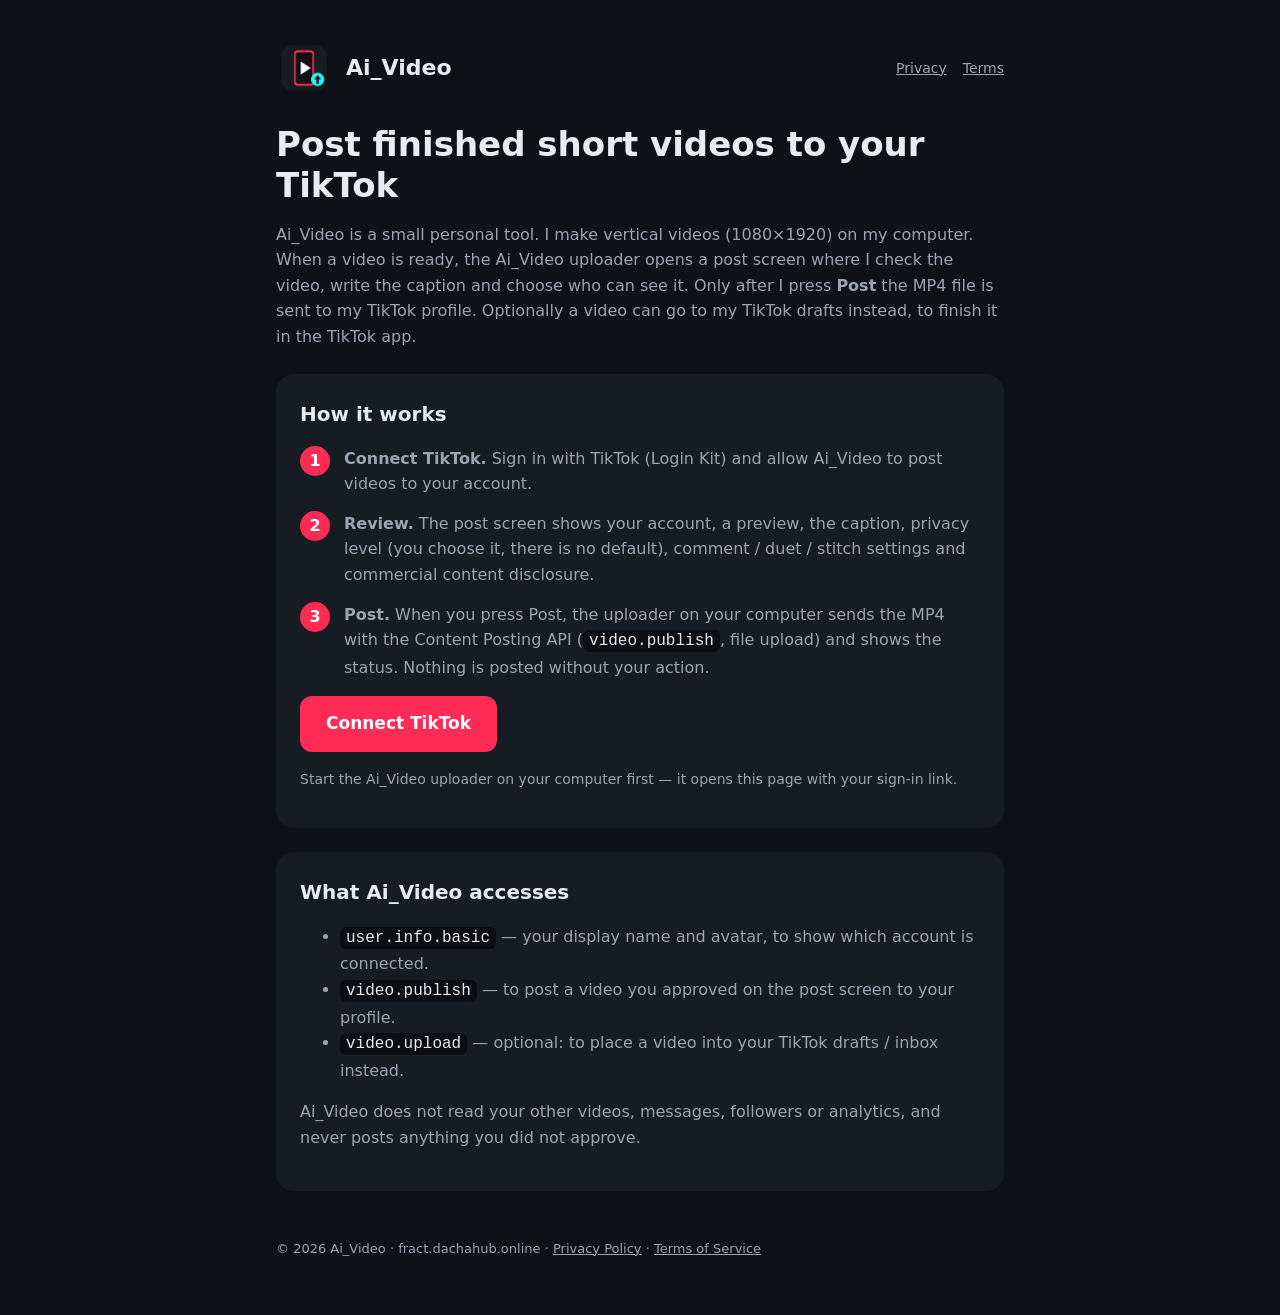
<file: index.html>
<!doctype html>
<html lang="en">
<head>
<meta charset="utf-8">
<meta name="viewport" content="width=device-width, initial-scale=1">
<title>Ai_Video — post my videos to TikTok</title>
<meta name="description" content="Ai_Video posts short vertical videos made on my computer to my own TikTok account.">
<link rel="icon" href="/icon.png">
<link rel="stylesheet" href="/style.css">
</head>
<body>
<main>
  <header>
    <img src="/icon.png" alt="Ai_Video">
    <a class="brand" href="/">Ai_Video</a>
    <nav><a href="/privacy/">Privacy</a><a href="/terms/">Terms</a></nav>
  </header>

  <h1>Post finished short videos to your TikTok</h1>
  <p>Ai_Video is a small personal tool. I make vertical videos (1080×1920) on my computer.
     When a video is ready, the Ai_Video uploader opens a post screen where I check the video, write the caption
     and choose who can see it. Only after I press <b>Post</b> the MP4 file is sent to my TikTok profile.
     Optionally a video can go to my TikTok drafts instead, to finish it in the TikTok app.</p>

  <div class="card">
    <h2 style="margin-top:0">How it works</h2>
    <ol class="steps">
      <li><b>Connect TikTok.</b> Sign in with TikTok (Login Kit) and allow Ai_Video to post videos to your account.</li>
      <li><b>Review.</b> The post screen shows your account, a preview, the caption, privacy level (you choose it, there is no default), comment / duet / stitch settings and commercial content disclosure.</li>
      <li><b>Post.</b> When you press Post, the uploader on your computer sends the MP4 with the Content Posting API (<code>video.publish</code>, file upload) and shows the status. Nothing is posted without your action.</li>
    </ol>
    <p><a class="btn" id="connect" href="#">Connect TikTok</a></p>
    <p id="hint" style="font-size:14px">Start the Ai_Video uploader on your computer first — it opens this page with your sign-in link.</p>
  </div>

  <div class="card">
    <h2 style="margin-top:0">What Ai_Video accesses</h2>
    <ul>
      <li><code>user.info.basic</code> — your display name and avatar, to show which account is connected.</li>
      <li><code>video.publish</code> — to post a video you approved on the post screen to your profile.</li>
      <li><code>video.upload</code> — optional: to place a video into your TikTok drafts / inbox instead.</li>
    </ul>
    <p>Ai_Video does not read your other videos, messages, followers or analytics, and never posts anything you did not approve.</p>
  </div>

  <footer>© 2026 Ai_Video · fract.dachahub.online · <a href="/privacy/">Privacy Policy</a> · <a href="/terms/">Terms of Service</a></footer>
</main>
<script>
  // Загрузчик открывает эту страницу как /?auth=<ссылка входа TikTok>; кнопка ведёт по ней.
  const auth = new URLSearchParams(location.search).get("auth");
  const btn = document.getElementById("connect"), hint = document.getElementById("hint");
  if (auth && auth.startsWith("https://www.tiktok.com/")) { btn.href = auth; hint.textContent = "You will be redirected to TikTok to sign in."; }
  else btn.addEventListener("click", (e) => { e.preventDefault(); hint.innerHTML = "<span class='err'>Start the Ai_Video uploader on your computer — it opens this page with your sign-in link.</span>"; });
</script>
</body>
</html>
</file>
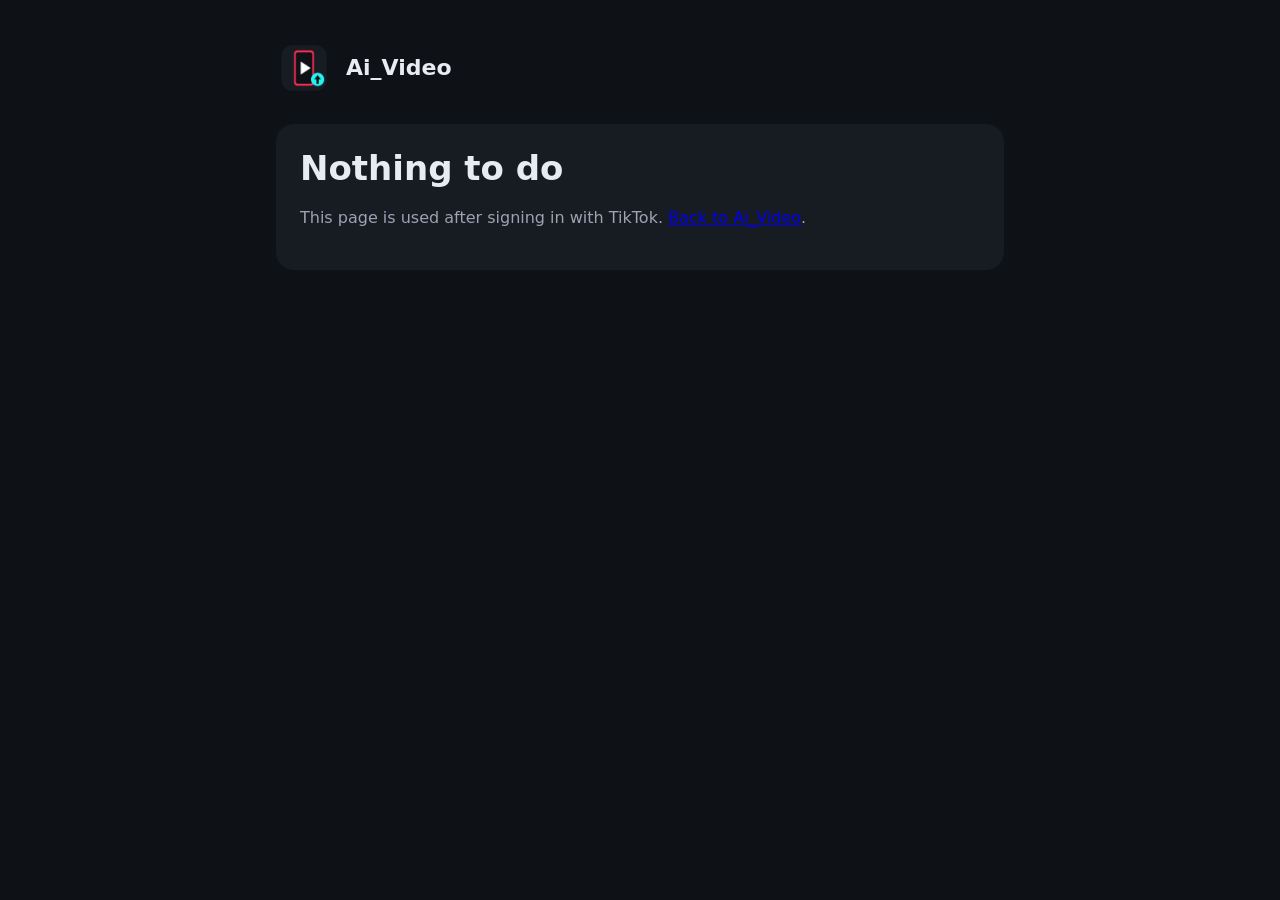
<file: callback/index.html>
<!doctype html>
<html lang="en">
<head>
<meta charset="utf-8">
<meta name="viewport" content="width=device-width, initial-scale=1">
<title>Ai_Video — connecting TikTok</title>
<link rel="icon" href="/icon.png">
<link rel="stylesheet" href="/style.css">
</head>
<body>
<main>
  <header><img src="/icon.png" alt="Ai_Video"><a class="brand" href="/">Ai_Video</a></header>
  <div class="card">
    <h1 id="title">Connecting TikTok…</h1>
    <p id="msg">Passing the authorization to the Ai_Video uploader on this computer.</p>
  </div>
</main>
<script>
  // TikTok возвращает сюда ?code=…&state=…  Код передаётся загрузчику на этом же ПК (127.0.0.1),
  // секрет приложения и токены остаются только на компьютере — на сервер ничего не уходит.
  const q = new URLSearchParams(location.search);
  const title = document.getElementById("title"), msg = document.getElementById("msg");
  if (q.get("error")) {
    title.innerHTML = "<span class='err'>Not connected</span>";
    msg.textContent = "TikTok returned: " + (q.get("error_description") || q.get("error"));
  } else if (q.get("code")) {
    const port = (q.get("state") || "").split("-")[0];
    const local = "http://127.0.0.1:" + (/^\d{4,5}$/.test(port) ? port : "8765") + "/callback" + location.search;
    msg.innerHTML = "Redirecting to the uploader… If nothing happens, make sure it is running and <a href='" + local + "'>click here</a>.";
    location.replace(local);
  } else {
    title.textContent = "Nothing to do";
    msg.innerHTML = "This page is used after signing in with TikTok. <a href='/'>Back to Ai_Video</a>.";
  }
</script>
</body>
</html>
</file>
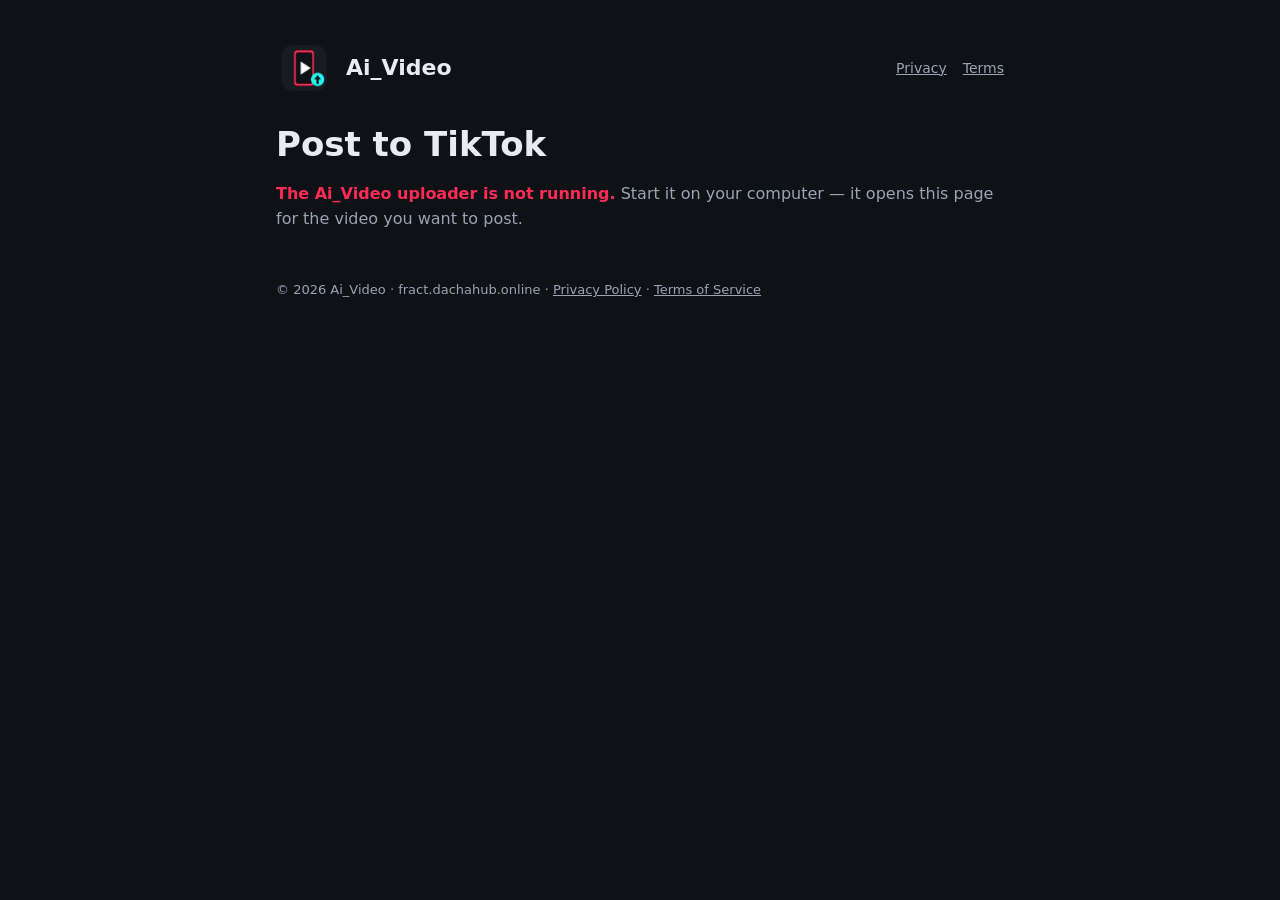
<file: post/index.html>
<!doctype html>
<html lang="en">
<head>
<meta charset="utf-8">
<meta name="viewport" content="width=device-width, initial-scale=1">
<title>Ai_Video — post to TikTok</title>
<link rel="icon" href="/icon.png">
<link rel="stylesheet" href="/style.css">
<style>
  .grid { display: grid; grid-template-columns: 220px 1fr; gap: 24px; align-items: start; }
  @media (max-width: 640px) { .grid { grid-template-columns: 1fr; } }
  video { width: 100%; border-radius: 14px; background: #000; aspect-ratio: 9/16; }
  .who { display: flex; align-items: center; gap: 12px; margin-bottom: 16px; }
  .who img { width: 44px; height: 44px; border-radius: 50%; background: #333; }
  .who b { color: var(--text); }
  label.f { display: block; font-weight: 700; margin: 16px 0 6px; color: var(--text); }
  textarea, select { width: 100%; background: #0b0d11; color: var(--text); border: 1px solid #2a3140; border-radius: 10px; padding: 10px; font: inherit; }
  textarea { min-height: 90px; resize: vertical; }
  .row { display: flex; flex-wrap: wrap; gap: 18px; color: var(--muted); }
  .row label { display: flex; align-items: center; gap: 6px; cursor: pointer; }
  .row label.off { opacity: .45; cursor: not-allowed; }
  .sub { margin: 8px 0 0 26px; }
  .hint { font-size: 14px; color: var(--muted); margin: 6px 0 0; }
  button.btn { border: 0; cursor: pointer; margin-top: 20px; }
  button.btn:disabled { opacity: .4; cursor: not-allowed; }
  #log { font-size: 14px; white-space: pre-line; }
  a { color: var(--text); }
  [hidden] { display: none !important; }
</style>
</head>
<body>
<main>
  <header><img src="/icon.png" alt="Ai_Video"><a class="brand" href="/">Ai_Video</a>
    <nav><a href="/privacy/">Privacy</a><a href="/terms/">Terms</a></nav></header>

  <h1>Post to TikTok</h1>
  <p id="state">Connecting to the Ai_Video uploader on this computer…</p>

  <div class="card" id="form" hidden>
    <div class="who"><img id="avatar" alt=""><div>Posting as <b id="nick"></b><br><span class="hint" id="limits"></span></div></div>
    <div class="grid">
      <div><video id="preview" controls playsinline muted></video><p class="hint" id="file"></p></div>
      <div>
        <label class="f" for="title">Caption</label>
        <textarea id="title" maxlength="2200" placeholder="Write a caption, #hashtags"></textarea>

        <label class="f" for="privacy">Who can view this video</label>
        <select id="privacy"><option value="" selected disabled>Select privacy level</option></select>

        <label class="f">Allow users to</label>
        <div class="row">
          <label id="l-comment"><input type="checkbox" id="comment"> Comment</label>
          <label id="l-duet"><input type="checkbox" id="duet"> Duet</label>
          <label id="l-stitch"><input type="checkbox" id="stitch"> Stitch</label>
        </div>

        <label class="f">Content labels</label>
        <div class="row"><label><input type="checkbox" id="aigc" checked> AI-generated content</label></div>

        <label class="f">Disclose video content</label>
        <div class="row"><label><input type="checkbox" id="commercial"> This video promotes a brand, product or service</label></div>
        <div class="sub" id="brands" hidden>
          <div class="row"><label><input type="checkbox" id="organic"> Your brand</label></div>
          <p class="hint">You are promoting yourself or your own business.</p>
          <div class="row"><label><input type="checkbox" id="branded"> Branded content</label></div>
          <p class="hint">You are promoting another brand or a third party.</p>
          <p class="hint" id="label-note"></p>
        </div>

        <p class="hint" id="consent"></p>
        <button class="btn" id="post" disabled>Post</button>
        <p class="hint" id="why"></p>
      </div>
    </div>
  </div>

  <div class="card" id="progress" hidden><h2 style="margin-top:0" id="ptitle">Posting…</h2><p id="log"></p>
    <a class="btn" id="profile" href="https://www.tiktok.com/" target="_blank" rel="noopener" hidden>Open my TikTok profile</a>
    <p class="hint" id="phint" hidden>Videos with “Only me” privacy are visible only to you: open your profile while signed in, they are marked with a lock.</p></div>

  <footer>© 2026 Ai_Video · fract.dachahub.online · <a href="/privacy/">Privacy Policy</a> · <a href="/terms/">Terms of Service</a></footer>
</main>
<script>
  // Страница работает только вместе с загрузчиком на этом ПК (tiktok.py post): он открывает её как
  // /post/?port=8765&key=…, отдаёт данные аккаунта и превью с 127.0.0.1 и сам отправляет видео в TikTok.
  const q = new URLSearchParams(location.search);
  const port = /^\d{4,5}$/.test(q.get("port") || "") ? q.get("port") : "8765";
  const key = q.get("key") || "";
  const local = (p) => `http://127.0.0.1:${port}${p}${p.includes("?") ? "&" : "?"}key=${encodeURIComponent(key)}`;
  const $ = (id) => document.getElementById(id);
  const NAMES = { PUBLIC_TO_EVERYONE: "Everyone", MUTUAL_FOLLOW_FRIENDS: "Friends", FOLLOWER_OF_CREATOR: "Followers", SELF_ONLY: "Only me" };
  const MUSIC = '<a href="https://www.tiktok.com/legal/page/global/music-usage-confirmation/en" target="_blank" rel="noopener">Music Usage Confirmation</a>';
  const BC = '<a href="https://www.tiktok.com/legal/page/global/bc-policy/en" target="_blank" rel="noopener">Branded Content Policy</a>';
  let creator = null, tooLong = false;

  function setInteraction(id, disabled) {
    $(id).disabled = disabled; $("l-" + id).classList.toggle("off", disabled);
    if (disabled) { $(id).checked = false; $("l-" + id).title = "Turned off in your TikTok settings"; }
  }

  function refresh() {
    const com = $("commercial").checked, org = $("organic").checked, br = $("branded").checked;
    $("brands").hidden = !com;
    const self = [...$("privacy").options].find(o => o.value === "SELF_ONLY");
    if (self) {
      self.disabled = com && br;
      self.textContent = NAMES.SELF_ONLY + (self.disabled ? " (branded content cannot be private)" : "");
      if (self.disabled && $("privacy").value === "SELF_ONLY") $("privacy").value = "";
    }
    $("label-note").textContent = !com ? "" : br ? "Your video will be labeled as \"Paid partnership\"."
      : org ? "Your video will be labeled as \"Promotional content\"." : "";
    $("consent").innerHTML = "By posting, you agree to TikTok's " + (com && br ? BC + " and " : "") + MUSIC + ".";
    let why = "";
    if (tooLong) why = "This video is longer than your account allows.";
    else if (!$("privacy").value) why = "Select who can view this video.";
    else if (com && !org && !br) why = "You need to indicate if your content promotes yourself, a third party, or both.";
    $("why").textContent = why;
    $("post").disabled = !!why;
  }

  async function start() {
    let info;
    try { info = await (await fetch(local("/api/info"))).json(); }
    catch (e) {
      $("state").innerHTML = "<span class='err'>The Ai_Video uploader is not running.</span> Start it on your computer — it opens this page for the video you want to post.";
      return;
    }
    creator = info.creator;
    if (creator.error) {
      $("state").innerHTML = "<span class='err'>TikTok does not allow posting right now:</span> " + (creator.error.message || creator.error.code) + ". Please try again later.";
      return;
    }
    $("state").textContent = "Review the video and choose how it is posted. Nothing is posted until you press Post.";
    $("avatar").src = creator.creator_avatar_url || "";
    $("nick").textContent = (creator.creator_nickname || "") + (creator.creator_username ? " (@" + creator.creator_username + ")" : "");
    $("limits").textContent = creator.max_video_post_duration_sec ? `Videos up to ${creator.max_video_post_duration_sec} s` : "";
    $("file").textContent = info.file + (info.duration ? ` · ${Math.round(info.duration)} s` : "");
    tooLong = !!(info.duration && creator.max_video_post_duration_sec && info.duration > creator.max_video_post_duration_sec);
    $("preview").src = local("/video");
    for (const v of creator.privacy_level_options || []) {
      const o = document.createElement("option"); o.value = v; o.textContent = NAMES[v] || v; $("privacy").append(o);
    }
    setInteraction("comment", !!creator.comment_disabled);
    setInteraction("duet", !!creator.duet_disabled);
    setInteraction("stitch", !!creator.stitch_disabled);
    $("form").hidden = false;
    refresh();
  }

  ["privacy", "commercial", "organic", "branded"].forEach(id => $(id).addEventListener("change", refresh));

  $("post").addEventListener("click", async () => {
    $("post").disabled = true;
    const body = { title: $("title").value, privacy_level: $("privacy").value,
      allow_comment: $("comment").checked, allow_duet: $("duet").checked, allow_stitch: $("stitch").checked,
      is_aigc: $("aigc").checked, brand_content: $("commercial").checked && $("branded").checked,
      brand_organic: $("commercial").checked && $("organic").checked };
    const r = await fetch(local("/api/post"), { method: "POST", headers: { "Content-Type": "application/json" }, body: JSON.stringify(body) });
    const j = await r.json().catch(() => ({}));
    if (!r.ok) { $("why").innerHTML = "<span class='err'>" + (j.error || "Could not start posting") + "</span>"; $("post").disabled = false; return; }
    $("form").hidden = true; $("progress").hidden = false;
    $("state").textContent = "Your video is being uploaded to TikTok.";
    const poll = setInterval(async () => {
      let s; try { s = await (await fetch(local("/api/status"))).json(); } catch (e) { return; }
      // журнал загрузчика по-русски → короткие английские строки для экрана
      const STAT = { PROCESSING_UPLOAD: "TikTok is processing the video…", PROCESSING_DOWNLOAD: "TikTok is processing the video…",
        PUBLISH_COMPLETE: "Published.", FAILED: "Failed." };
      $("log").textContent = [...new Set(s.log.map(l => l.startsWith("статус: ") ? (STAT[l.slice(8)] || "Status: " + l.slice(8))
        : l.startsWith("загружаю") ? "Uploading the video file…" : ""))].filter(Boolean).join("\n");
      if (s.phase !== "done") return;
      clearInterval(poll);
      const st = s.result || {};
      if (st.status === "PUBLISH_COMPLETE") {
        $("ptitle").innerHTML = "<span class='ok'>Posted</span>";
        $("state").textContent = "Done. It may take a few minutes for the video to appear on your profile.";
        const id = (st.publicaly_available_post_id || [])[0];
        if (creator.creator_username) $("profile").href = "https://www.tiktok.com/@" + creator.creator_username + (id ? "/video/" + id : "");
        $("profile").hidden = false;
        $("phint").hidden = $("privacy").value !== "SELF_ONLY";
      } else if (st.status === "FAILED") {
        $("ptitle").innerHTML = "<span class='err'>Not posted</span>";
        $("state").textContent = "TikTok returned: " + (st.fail_reason || "unknown error");
      } else {
        $("ptitle").textContent = "Processing";
        $("state").textContent = "TikTok is still processing the video. It will appear on your profile in a few minutes.";
      }
    }, 2000);
  });

  start();
</script>
</body>
</html>
</file>
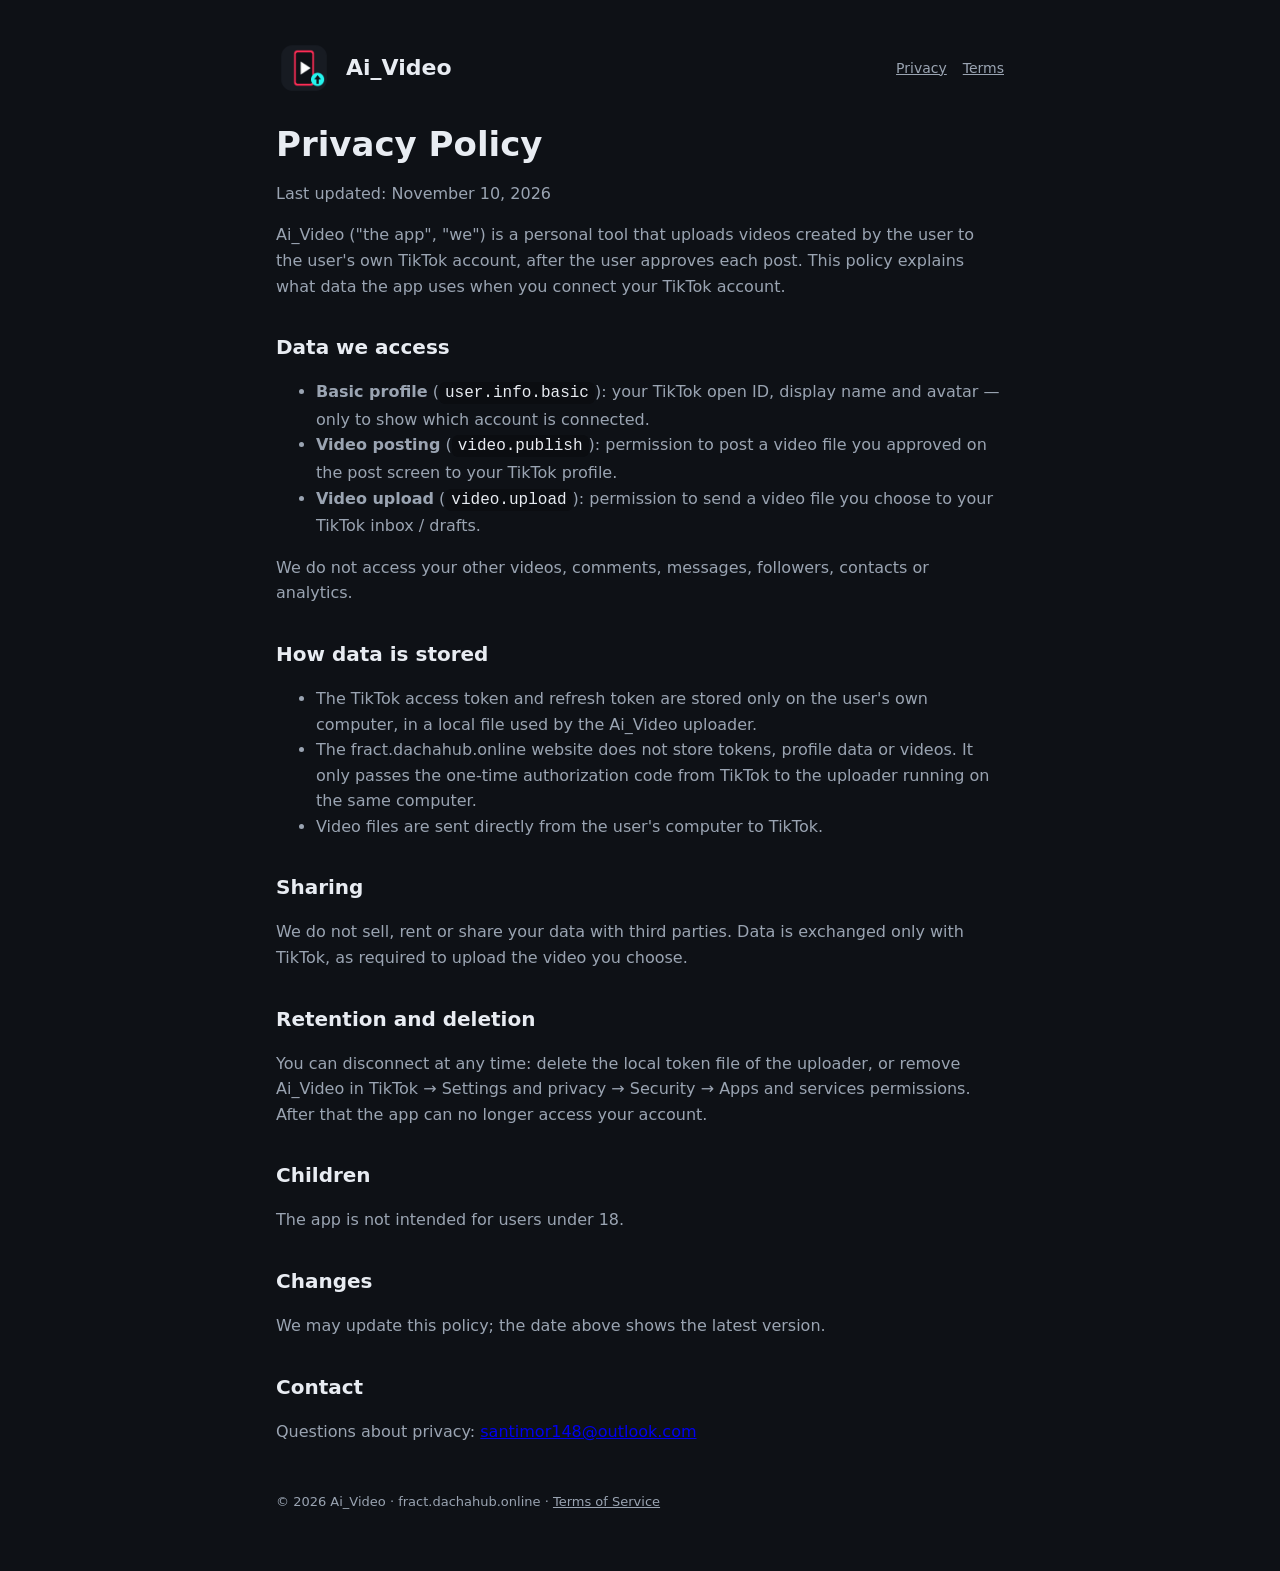
<file: privacy/index.html>
<!doctype html>
<html lang="en">
<head>
<meta charset="utf-8">
<meta name="viewport" content="width=device-width, initial-scale=1">
<title>Ai_Video — Privacy Policy</title>
<link rel="icon" href="/icon.png">
<link rel="stylesheet" href="/style.css">
</head>
<body>
<main>
  <header><img src="/icon.png" alt="Ai_Video"><a class="brand" href="/">Ai_Video</a><nav><a href="/privacy/">Privacy</a><a href="/terms/">Terms</a></nav></header>
  <h1>Privacy Policy</h1>
  <p>Last updated: November 10, 2026</p>

  <p>Ai_Video ("the app", "we") is a personal tool that uploads videos created by the user to the user's own TikTok account, after the user approves each post.
     This policy explains what data the app uses when you connect your TikTok account.</p>

  <h2>Data we access</h2>
  <ul>
    <li><b>Basic profile</b> (<code>user.info.basic</code>): your TikTok open ID, display name and avatar — only to show which account is connected.</li>
    <li><b>Video posting</b> (<code>video.publish</code>): permission to post a video file you approved on the post screen to your TikTok profile.</li>
    <li><b>Video upload</b> (<code>video.upload</code>): permission to send a video file you choose to your TikTok inbox / drafts.</li>
  </ul>
  <p>We do not access your other videos, comments, messages, followers, contacts or analytics.</p>

  <h2>How data is stored</h2>
  <ul>
    <li>The TikTok access token and refresh token are stored only on the user's own computer, in a local file used by the Ai_Video uploader.</li>
    <li>The fract.dachahub.online website does not store tokens, profile data or videos. It only passes the one-time authorization code from TikTok to the uploader running on the same computer.</li>
    <li>Video files are sent directly from the user's computer to TikTok.</li>
  </ul>

  <h2>Sharing</h2>
  <p>We do not sell, rent or share your data with third parties. Data is exchanged only with TikTok, as required to upload the video you choose.</p>

  <h2>Retention and deletion</h2>
  <p>You can disconnect at any time: delete the local token file of the uploader, or remove Ai_Video in TikTok → Settings and privacy → Security → Apps and services permissions.
     After that the app can no longer access your account.</p>

  <h2>Children</h2>
  <p>The app is not intended for users under 18.</p>

  <h2>Changes</h2>
  <p>We may update this policy; the date above shows the latest version.</p>

  <h2>Contact</h2>
  <p>Questions about privacy: <a href="mailto:santimor148@outlook.com">santimor148@outlook.com</a></p>

  <footer>© 2026 Ai_Video · fract.dachahub.online · <a href="/terms/">Terms of Service</a></footer>
</main>
</body>
</html>
</file>
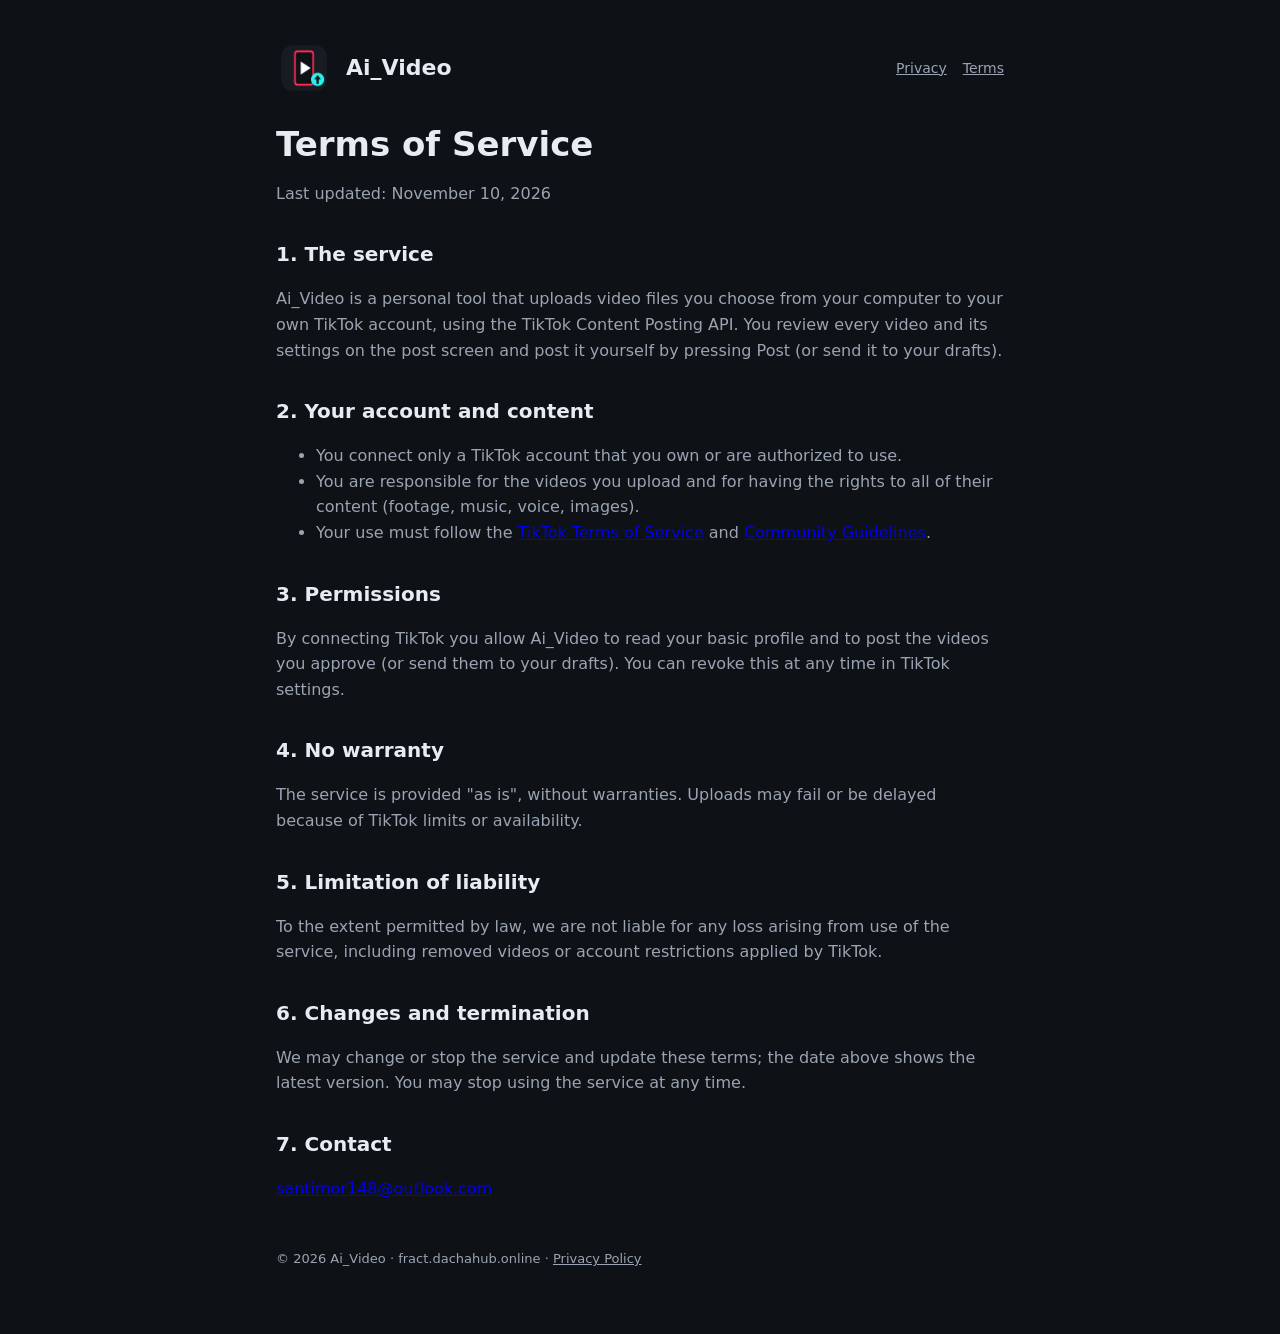
<file: terms/index.html>
<!doctype html>
<html lang="en">
<head>
<meta charset="utf-8">
<meta name="viewport" content="width=device-width, initial-scale=1">
<title>Ai_Video — Terms of Service</title>
<link rel="icon" href="/icon.png">
<link rel="stylesheet" href="/style.css">
</head>
<body>
<main>
  <header><img src="/icon.png" alt="Ai_Video"><a class="brand" href="/">Ai_Video</a><nav><a href="/privacy/">Privacy</a><a href="/terms/">Terms</a></nav></header>
  <h1>Terms of Service</h1>
  <p>Last updated: November 10, 2026</p>

  <h2>1. The service</h2>
  <p>Ai_Video is a personal tool that uploads video files you choose from your computer to your own TikTok account, using the TikTok Content Posting API.
     You review every video and its settings on the post screen and post it yourself by pressing Post (or send it to your drafts).</p>

  <h2>2. Your account and content</h2>
  <ul>
    <li>You connect only a TikTok account that you own or are authorized to use.</li>
    <li>You are responsible for the videos you upload and for having the rights to all of their content (footage, music, voice, images).</li>
    <li>Your use must follow the <a href="https://www.tiktok.com/legal/terms-of-service">TikTok Terms of Service</a> and <a href="https://www.tiktok.com/community-guidelines">Community Guidelines</a>.</li>
  </ul>

  <h2>3. Permissions</h2>
  <p>By connecting TikTok you allow Ai_Video to read your basic profile and to post the videos you approve (or send them to your drafts). You can revoke this at any time in TikTok settings.</p>

  <h2>4. No warranty</h2>
  <p>The service is provided "as is", without warranties. Uploads may fail or be delayed because of TikTok limits or availability.</p>

  <h2>5. Limitation of liability</h2>
  <p>To the extent permitted by law, we are not liable for any loss arising from use of the service, including removed videos or account restrictions applied by TikTok.</p>

  <h2>6. Changes and termination</h2>
  <p>We may change or stop the service and update these terms; the date above shows the latest version. You may stop using the service at any time.</p>

  <h2>7. Contact</h2>
  <p><a href="mailto:santimor148@outlook.com">santimor148@outlook.com</a></p>

  <footer>© 2026 Ai_Video · fract.dachahub.online · <a href="/privacy/">Privacy Policy</a></footer>
</main>
</body>
</html>
</file>
<file: style.css>
:root { --bg: #0e1116; --card: #171b22; --text: #e8ecf2; --muted: #9aa4b2; --accent: #fe2c55; --ok: #3fc76a; }
* { box-sizing: border-box; }
body { margin: 0; background: var(--bg); color: var(--text); font: 16px/1.6 system-ui, -apple-system, "Segoe UI", Roboto, sans-serif; }
main { max-width: 760px; margin: 0 auto; padding: 40px 16px 64px; }
header { display: flex; align-items: center; gap: 14px; margin-bottom: 28px; flex-wrap: wrap; }
header img { width: 56px; height: 56px; border-radius: 14px; }
header a.brand { color: var(--text); text-decoration: none; font-weight: 800; font-size: 22px; }
nav { margin-left: auto; display: flex; gap: 16px; }
nav a { color: var(--muted); font-size: 14px; }
h1 { font-size: 34px; line-height: 1.2; margin: 0 0 12px; }
h2 { font-size: 20px; margin: 32px 0 8px; }
p, li { color: var(--muted); }
.card { background: var(--card); border-radius: 18px; padding: 24px; margin: 24px 0; }
.steps { counter-reset: s; list-style: none; padding: 0; }
.steps li { counter-increment: s; position: relative; padding-left: 44px; margin: 14px 0; }
.steps li::before { content: counter(s); position: absolute; left: 0; top: 0; width: 30px; height: 30px; border-radius: 50%; background: var(--accent); color: #fff; font-weight: 800; display: grid; place-items: center; }
.btn { display: inline-block; background: var(--accent); color: #fff; font-weight: 800; padding: 14px 26px; border-radius: 12px; text-decoration: none; font-size: 17px; }
.ok { color: var(--ok); font-weight: 800; }
.err { color: var(--accent); font-weight: 800; }
code { background: #0b0d11; padding: 2px 6px; border-radius: 6px; color: var(--text); word-break: break-all; }
footer { margin-top: 48px; font-size: 13px; color: var(--muted); }
footer a { color: var(--muted); }
</file>
